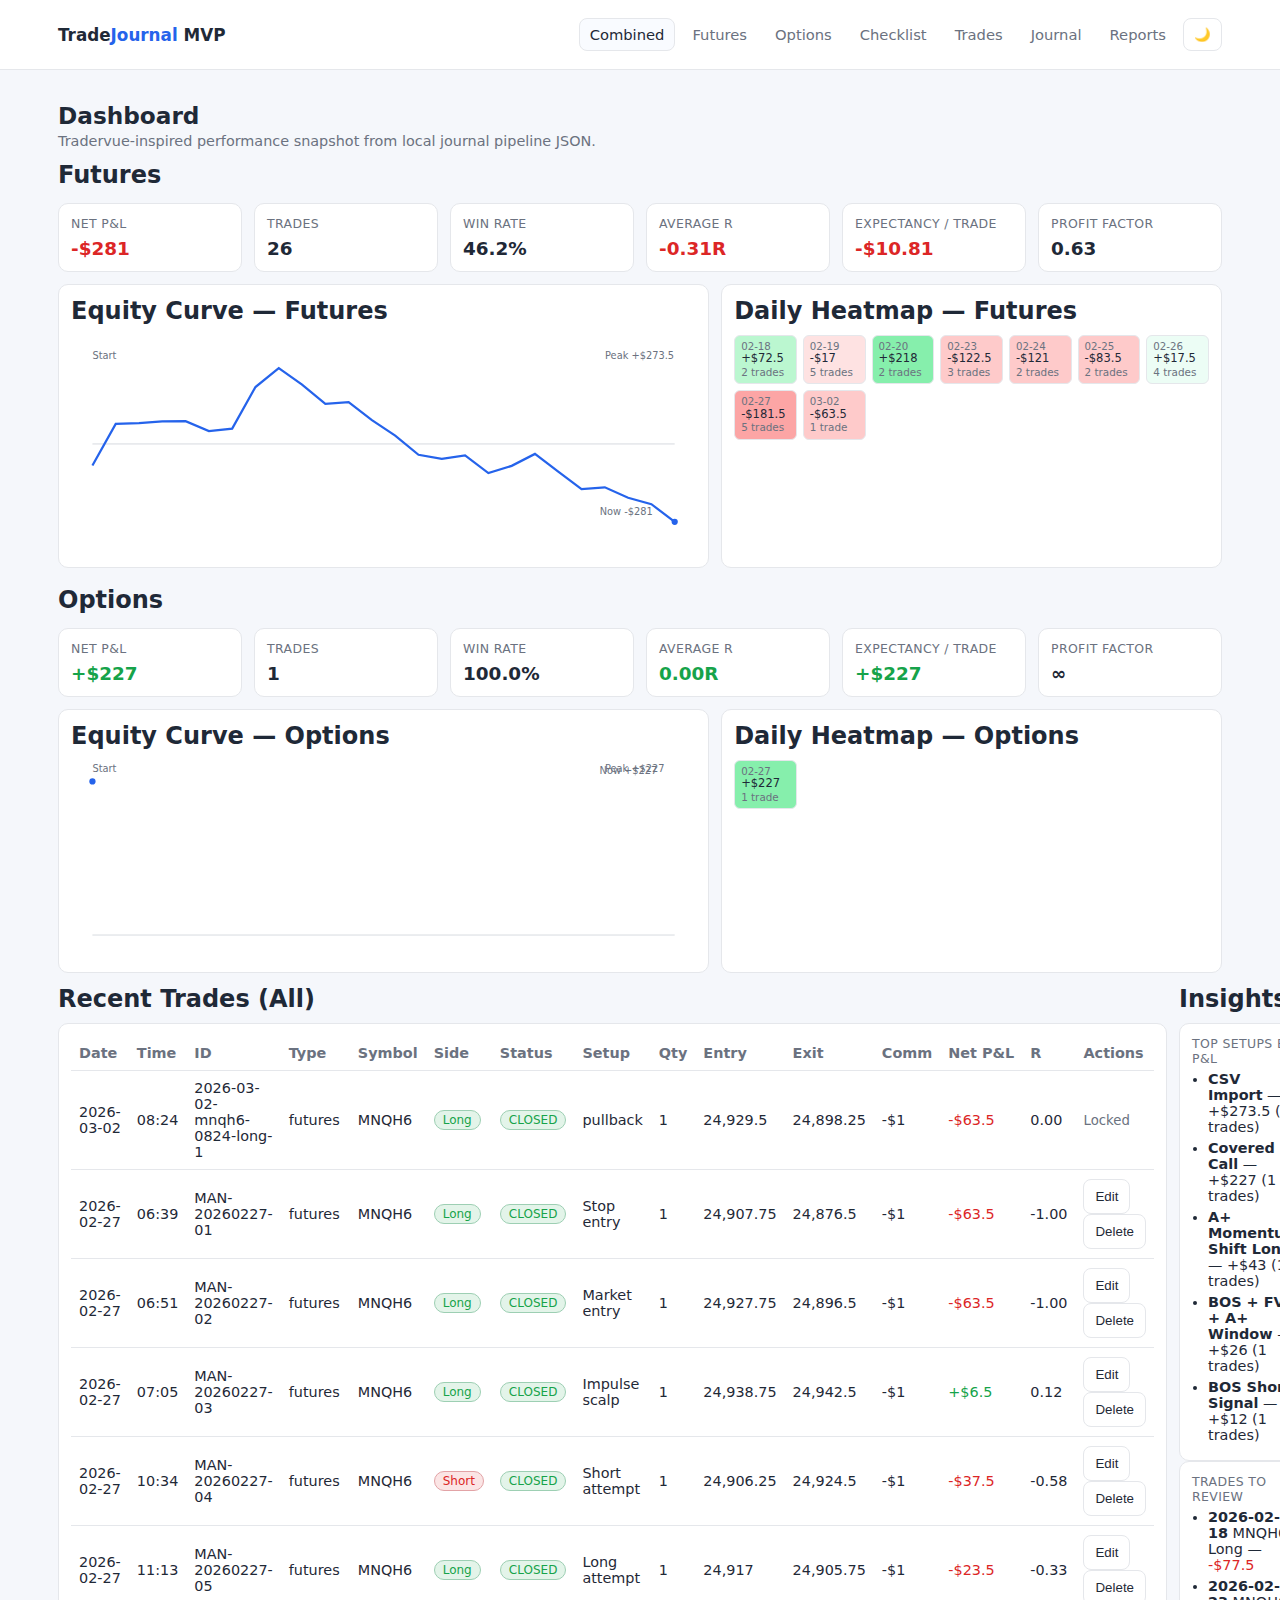
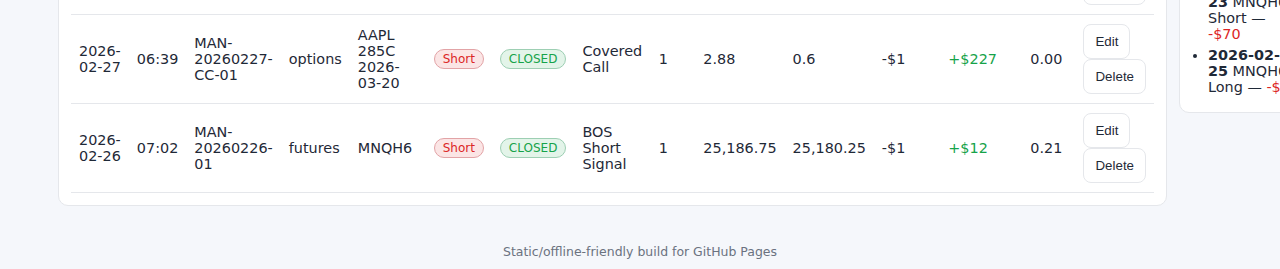
<file: index.html>
<!doctype html>
<html lang="en">
<head>
  <meta charset="UTF-8" />
  <meta name="viewport" content="width=device-width, initial-scale=1.0" />
  <title>Trading Platform MVP — Dashboard</title>
  <link rel="stylesheet" href="./assets/styles.css?v=20260310-cycle1" />
</head>
<body>
  <header class="topbar">
    <div class="container">
      <div class="brand">Trade<span>Journal</span> MVP</div>
      <nav class="nav">
        <a class="nav-link" href="index.html">Combined</a>
        <a class="nav-link" href="dashboard-futures.html">Futures</a>
        <a class="nav-link" href="dashboard-options.html">Options</a>
        <a class="nav-link" href="checklist.html">Checklist</a>
        <a class="nav-link" href="trades.html">Trades</a>
        <a class="nav-link" href="journal.html">Journal</a>
        <a class="nav-link" href="reports.html">Reports</a>
        <button id="theme-toggle" class="btn" type="button" style="padding:7px 10px;">🌙</button>
      </nav>
    </div>
  </header>

  <main class="container">
    <h1 class="page-title">Dashboard</h1>
    <div class="subtle">Tradervue-inspired performance snapshot from local journal pipeline JSON.</div>

    <section style="margin-top:12px;">
      <h2 style="margin:0 0 10px">Futures</h2>
      <section id="kpis-futures" class="grid kpi-grid"></section>
      <section class="breakdown-grid" style="margin-top:12px;">
        <div class="panel">
          <h2 style="margin:0 0 10px">Equity Curve — Futures</h2>
          <div id="equity-curve"></div>
        </div>
        <div class="panel">
          <h2 style="margin:0 0 10px">Daily Heatmap — Futures</h2>
          <div id="daily-heatmap-futures"></div>
        </div>
      </section>
    </section>

    <section style="margin-top:18px;">
      <h2 style="margin:0 0 10px">Options</h2>
      <section id="kpis-options" class="grid kpi-grid"></section>
      <section class="breakdown-grid" style="margin-top:12px;">
        <div class="panel">
          <h2 style="margin:0 0 10px">Equity Curve — Options</h2>
          <div id="equity-curve-options"></div>
        </div>
        <div class="panel">
          <h2 style="margin:0 0 10px">Daily Heatmap — Options</h2>
          <div id="daily-heatmap-options"></div>
        </div>
      </section>
    </section>

    <section class="breakdown-grid">
      <div>
        <h2 style="margin:0 0 10px">Recent Trades (All)</h2>
        <div id="dashboard-table"></div>
      </div>
      <div>
        <h2 style="margin:0 0 10px">Insights</h2>
        <div id="dashboard-breakdown"></div>
      </div>
    </section>
  </main>

  <footer>Static/offline-friendly build for GitHub Pages</footer>
  <script src="./assets/app.js?v=20260310-cycle1"></script>
</body>
</html>
</file>
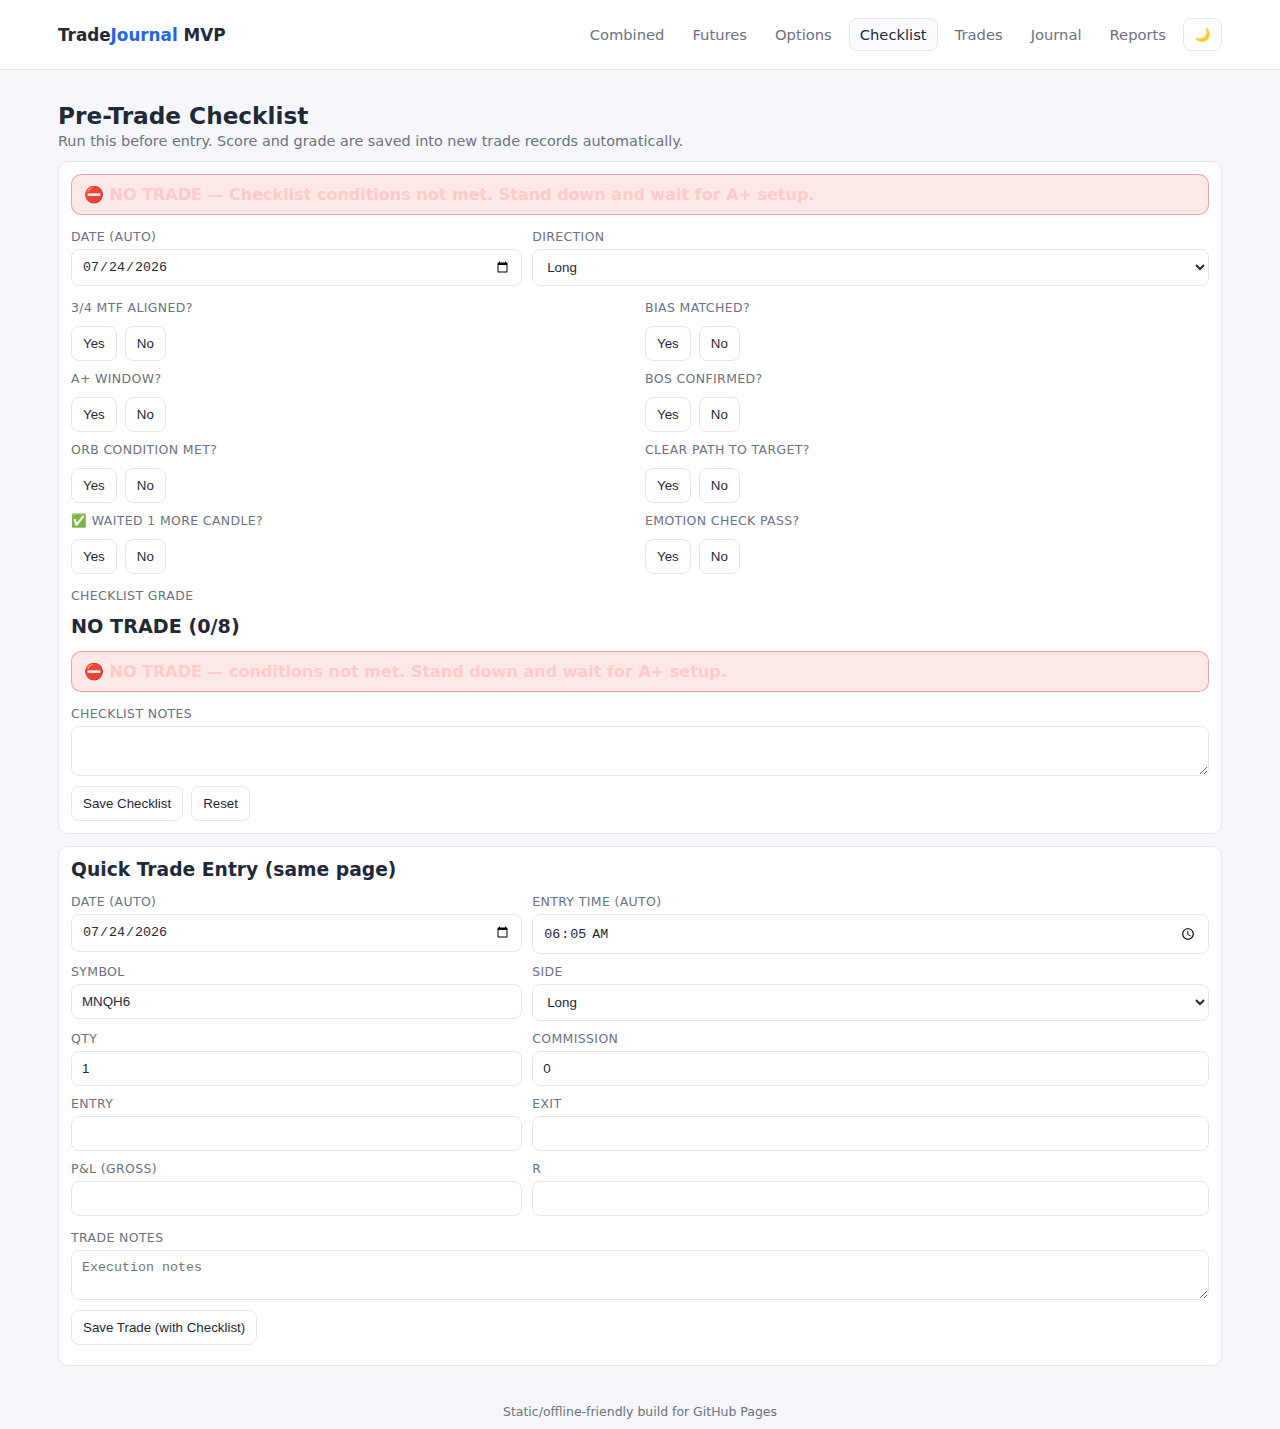
<file: checklist.html>
<!doctype html>
<html lang="en">
<head>
  <meta charset="UTF-8" />
  <meta name="viewport" content="width=device-width, initial-scale=1.0" />
  <title>Trading Platform MVP — Pre-Trade Checklist</title>
  <link rel="stylesheet" href="./assets/styles.css?v=20260301m6" />
</head>
<body class="checklist-page">
  <header class="topbar">
    <div class="container">
      <div class="brand">Trade<span>Journal</span> MVP</div>
      <nav class="nav">
        <a class="nav-link" href="index.html">Combined</a>
        <a class="nav-link" href="dashboard-futures.html">Futures</a>
        <a class="nav-link" href="dashboard-options.html">Options</a>
        <a class="nav-link" href="checklist.html">Checklist</a>
        <a class="nav-link" href="trades.html">Trades</a>
        <a class="nav-link" href="journal.html">Journal</a>
        <a class="nav-link" href="reports.html">Reports</a>
        <button id="theme-toggle" class="btn" type="button" style="padding:7px 10px;">🌙</button>
      </nav>
    </div>
  </header>

  <main class="container">
    <h1 class="page-title">Pre-Trade Checklist</h1>
    <div class="subtle">Run this before entry. Score and grade are saved into new trade records automatically.</div>
    <section id="checklist-root" style="margin-top:12px;"></section>
  </main>

  <footer>Static/offline-friendly build for GitHub Pages</footer>
  <script src="./assets/app.js?v=20260301m6"></script>
  <script>
    (function(){
      const key = 'mvp_pretrade_checklist_v1';
      const root = document.getElementById('checklist-root');
      if (!root) return;
      if (root.innerHTML && root.innerHTML.trim().length) return;

      const def = {
        date: new Date().toISOString().slice(0,10), time:'', direction:'Long',
        mtfAligned:'', biasAligned:'', aPlusWindow:'', bosConfirmed:'', orbCondition:'',
        clearPath:'', waitOneMin:'', emotionCheck:'', notes:''
      };
      const load = () => { try { return Object.assign({}, def, JSON.parse(localStorage.getItem(key)||'{}')); } catch { return Object.assign({}, def); } };
      const save = (d) => localStorage.setItem(key, JSON.stringify(d));
      const score = (d) => {
        const fields = ['mtfAligned','biasAligned','aPlusWindow','bosConfirmed','orbCondition','clearPath','waitOneMin','emotionCheck'];
        const yes = fields.filter(f => String(d[f]).toLowerCase()==='yes').length;
        const critical = ['mtfAligned','biasAligned','aPlusWindow','emotionCheck'];
        const criticalOk = critical.every(f => String(d[f]).toLowerCase()==='yes');
        const grade = (criticalOk && yes>=7) ? 'A+' : (criticalOk && yes>=5) ? 'B' : 'NO TRADE';
        return {yes,total:fields.length,grade};
      };

      function nowHHMM(){ const n = new Date(); return String(n.getHours()).padStart(2,'0') + ':' + String(n.getMinutes()).padStart(2,'0'); }
      function render(){
        const d = load();
        const s = score(d);
        const yn = (name,label) => {
          const yesOn = d[name] === 'yes';
          const noOn = d[name] === 'no';
          return `<div class="field"><label>${label}</label><div style="display:flex; gap:8px; margin-top:6px;"><button type="button" class="btn yn-btn yn-yes ${yesOn?'active':''}" data-field="${name}" data-val="yes">${yesOn?'✓ ':''}Yes</button><button type="button" class="btn yn-btn yn-no ${noOn?'active':''}" data-field="${name}" data-val="no">${noOn?'✓ ':''}No</button></div></div>`;
        };
        const now = new Date();
        const autoDate = d.date || now.toISOString().slice(0,10);
        const autoTime = d.time || nowHHMM();
        const noTradeBanner = s.grade === 'NO TRADE'
          ? `<div style="margin-bottom:10px; padding:10px 12px; border:1px solid rgba(239,68,68,.45); background:rgba(239,68,68,.12); color:#fecaca; border-radius:10px; font-weight:700;">⛔ NO TRADE — Checklist conditions not met. Stand down and wait for A+ setup.</div>`
          : '';

        root.innerHTML = `
          <div class="panel">
            ${noTradeBanner}
            <div class="toolbar" style="grid-template-columns: minmax(0,.8fr) minmax(0,1.2fr);">
              <div class="field"><label>Date (auto)</label><input type="date" name="date" value="${autoDate}" /></div>
              <div class="field"><label>Direction</label><select name="direction"><option ${d.direction==='Long'?'selected':''}>Long</option><option ${d.direction==='Short'?'selected':''}>Short</option></select></div>
            </div>
            <div class="toolbar" style="grid-template-columns: repeat(2,minmax(0,1fr)); margin-top:10px;">
              ${yn('mtfAligned','3/4 MTF ALIGNED?')}
              ${yn('biasAligned','BIAS MATCHED?')}
              ${yn('aPlusWindow','A+ WINDOW?')}
              ${yn('bosConfirmed','BOS CONFIRMED?')}
              ${yn('orbCondition','ORB CONDITION MET?')}
              ${yn('clearPath','CLEAR PATH TO TARGET?')}
              ${yn('waitOneMin','✅ WAITED 1 MORE CANDLE?')}
              ${yn('emotionCheck','EMOTION CHECK PASS?')}
            </div>
            <div class="toolbar" style="grid-template-columns: 1fr; margin-top:10px;">
              <div class="field">
                <label>Checklist Grade</label>
                <div class="kpi-value ${s.grade==='A+'?'money-pos':(s.grade==='NO TRADE'?'money-neg':'')}" style="font-size:1.2rem;">${s.grade} (${s.yes}/${s.total})</div>
                <div style="margin-top:8px; padding:10px 12px; border:1px solid ${s.grade==='NO TRADE'?'rgba(239,68,68,.45)':(s.grade==='A+'?'rgba(34,197,94,.45)':'rgba(245,158,11,.45)')}; background:${s.grade==='NO TRADE'?'rgba(239,68,68,.12)':(s.grade==='A+'?'rgba(34,197,94,.12)':'rgba(245,158,11,.12)')}; color:${s.grade==='NO TRADE'?'#fecaca':(s.grade==='A+'?'#bbf7d0':'#fde68a')}; border-radius:10px; font-weight:700;">
                  ${s.grade==='NO TRADE' ? '⛔ NO TRADE — conditions not met. Stand down and wait for A+ setup.' : (s.grade==='A+' ? '✅ A+ — Checklist conditions met. Execution allowed.' : '⚠️ B SETUP — Reduce size or wait for cleaner confirmation.')}
                </div>
              </div>
            </div>
            <div class="field" style="margin-top:10px;"><label>Checklist Notes</label><textarea name="notes" rows="2">${d.notes||''}</textarea></div>
            <div style="display:flex; gap:8px; margin-top:10px; flex-wrap:wrap;"><button id="ck-save" class="btn" type="button">Save Checklist</button><button id="ck-reset" class="btn" type="button">Reset</button></div>
          </div>

          <div class="panel" style="margin-top:12px;">
            <h3 style="margin:0 0 10px;">Quick Trade Entry (same page)</h3>
            <div class="toolbar" style="grid-template-columns: minmax(0,.8fr) minmax(0,1.2fr);">
              <div class="field"><label>Date (auto)</label><input name="t_date" type="date" value="${autoDate}" /></div>
              <div class="field"><label>Entry Time (auto)</label><input name="t_time" type="time" value="${autoTime}" /></div>
              <div class="field"><label>Symbol</label><input name="t_symbol" placeholder="MNQH6" value="MNQH6" /></div>
              <div class="field"><label>Side</label><select name="t_side"><option ${d.direction==='Long'?'selected':''}>Long</option><option ${d.direction==='Short'?'selected':''}>Short</option></select></div>
              <div class="field"><label>Qty</label><input name="t_qty" type="number" step="1" value="1" /></div>
              <div class="field"><label>Commission</label><input name="t_comm" type="number" step="0.01" value="0" /></div>
              <div class="field"><label>Entry</label><input name="t_entry" type="number" step="0.01" /></div>
              <div class="field"><label>Exit</label><input name="t_exit" type="number" step="0.01" /></div>
              <div class="field"><label>P&L (gross)</label><input name="t_pnl" type="number" step="0.01" /></div>
              <div class="field"><label>R</label><input name="t_r" type="number" step="0.01" /></div>
            </div>
            <div class="field" style="margin-top:10px;"><label>Trade Notes</label><textarea name="t_notes" rows="2" placeholder="Execution notes"></textarea></div>
            <div style="display:flex; gap:8px; margin-top:10px; flex-wrap:wrap;">
              <button id="trade-save-inline" class="btn" type="button">Save Trade (with Checklist)</button>
            </div>
            <div id="trade-inline-msg" class="small muted" style="margin-top:8px;"></div>
          </div>`;

        root.querySelectorAll('input[name],select[name],textarea[name]').forEach(el=>{
          el.addEventListener('change', ()=>{ const n = Object.assign({}, load(), {[el.name]: el.value}); save(n); render(); });
        });
        root.querySelectorAll('.yn-btn').forEach(btn=>{
          btn.addEventListener('click', ()=>{
            const f = btn.dataset.field;
            const v = btn.dataset.val;
            const n = Object.assign({}, load(), {[f]: v});
            save(n);
            render();
          });
        });
        root.querySelector('#ck-save')?.addEventListener('click', ()=>{
          const n = Object.assign({}, load(), { date: root.querySelector('input[name="date"]').value || def.date, time: nowHHMM() });
          save(n);
          const ss = score(n);
          alert(`Checklist saved: ${ss.grade} (${ss.yes}/${ss.total}) at ${n.time}`);
          render();
        });

        root.querySelector('#trade-save-inline')?.addEventListener('click', ()=>{
          const n = Object.assign({}, load(), { date: root.querySelector('input[name="date"]').value || def.date, time: nowHHMM() });
          save(n);
          const ss = score(n);

          const val = (name) => root.querySelector(`[name="${name}"]`)?.value || '';
          const num = (name, dflt=0) => {
            const v = Number(val(name));
            return Number.isFinite(v) ? v : dflt;
          };

          const t = {
            id: `MAN-${Date.now()}`,
            date: val('t_date') || n.date || def.date,
            entryTime: val('t_time') || n.time || nowHHMM(),
            assetType: 'futures',
            symbol: (val('t_symbol') || 'MNQH6').toUpperCase(),
            underlying: 'NQ',
            side: val('t_side') || n.direction || 'Long',
            setup: `Checklist ${ss.grade}`,
            strategy: 'Pre-Trade Checklist',
            qty: num('t_qty',1),
            entry: num('t_entry',0),
            exit: num('t_exit',0),
            pnl: num('t_pnl',0),
            commission: num('t_comm',0),
            r: num('t_r',0),
            tags: ['checklist', `grade:${ss.grade}`],
            notes: `${val('t_notes')} | Checklist ${ss.grade} (${ss.yes}/${ss.total}) | mtf:${n.mtfAligned||'-'} bias:${n.biasAligned||'-'} A+:${n.aPlusWindow||'-'} BOS:${n.bosConfirmed||'-'} ORB:${n.orbCondition||'-'} path:${n.clearPath||'-'} wait1m:${n.waitOneMin||'-'} emotion:${n.emotionCheck||'-'}${n.notes?` | ${n.notes}`:''}`,
            checklistGrade: ss.grade,
            checklistScore: `${ss.yes}/${ss.total}`,
            checklistCriticalOk: ['mtfAligned','biasAligned','aPlusWindow','emotionCheck'].every(f=>String(n[f]||'').toLowerCase()==='yes'),
            checklistSnapshot: n,
            status: 'closed'
          };

          try {
            const key='mvp_manual_trades_v2';
            const arr = JSON.parse(localStorage.getItem(key) || '[]');
            arr.unshift(t);
            localStorage.setItem(key, JSON.stringify(arr));
            const msg = root.querySelector('#trade-inline-msg');
            if (msg) msg.textContent = `Saved trade ${t.id} (${t.side}) with checklist ${ss.grade}.`;
          } catch (e) {
            const msg = root.querySelector('#trade-inline-msg');
            if (msg) msg.textContent = `Save failed: ${String((e&&e.message)||e)}`;
          }
        });

        root.querySelector('#ck-reset')?.addEventListener('click', ()=>{ save(def); render(); });
      }
      render();
    })();
  </script>
</body>
</html>
</file>
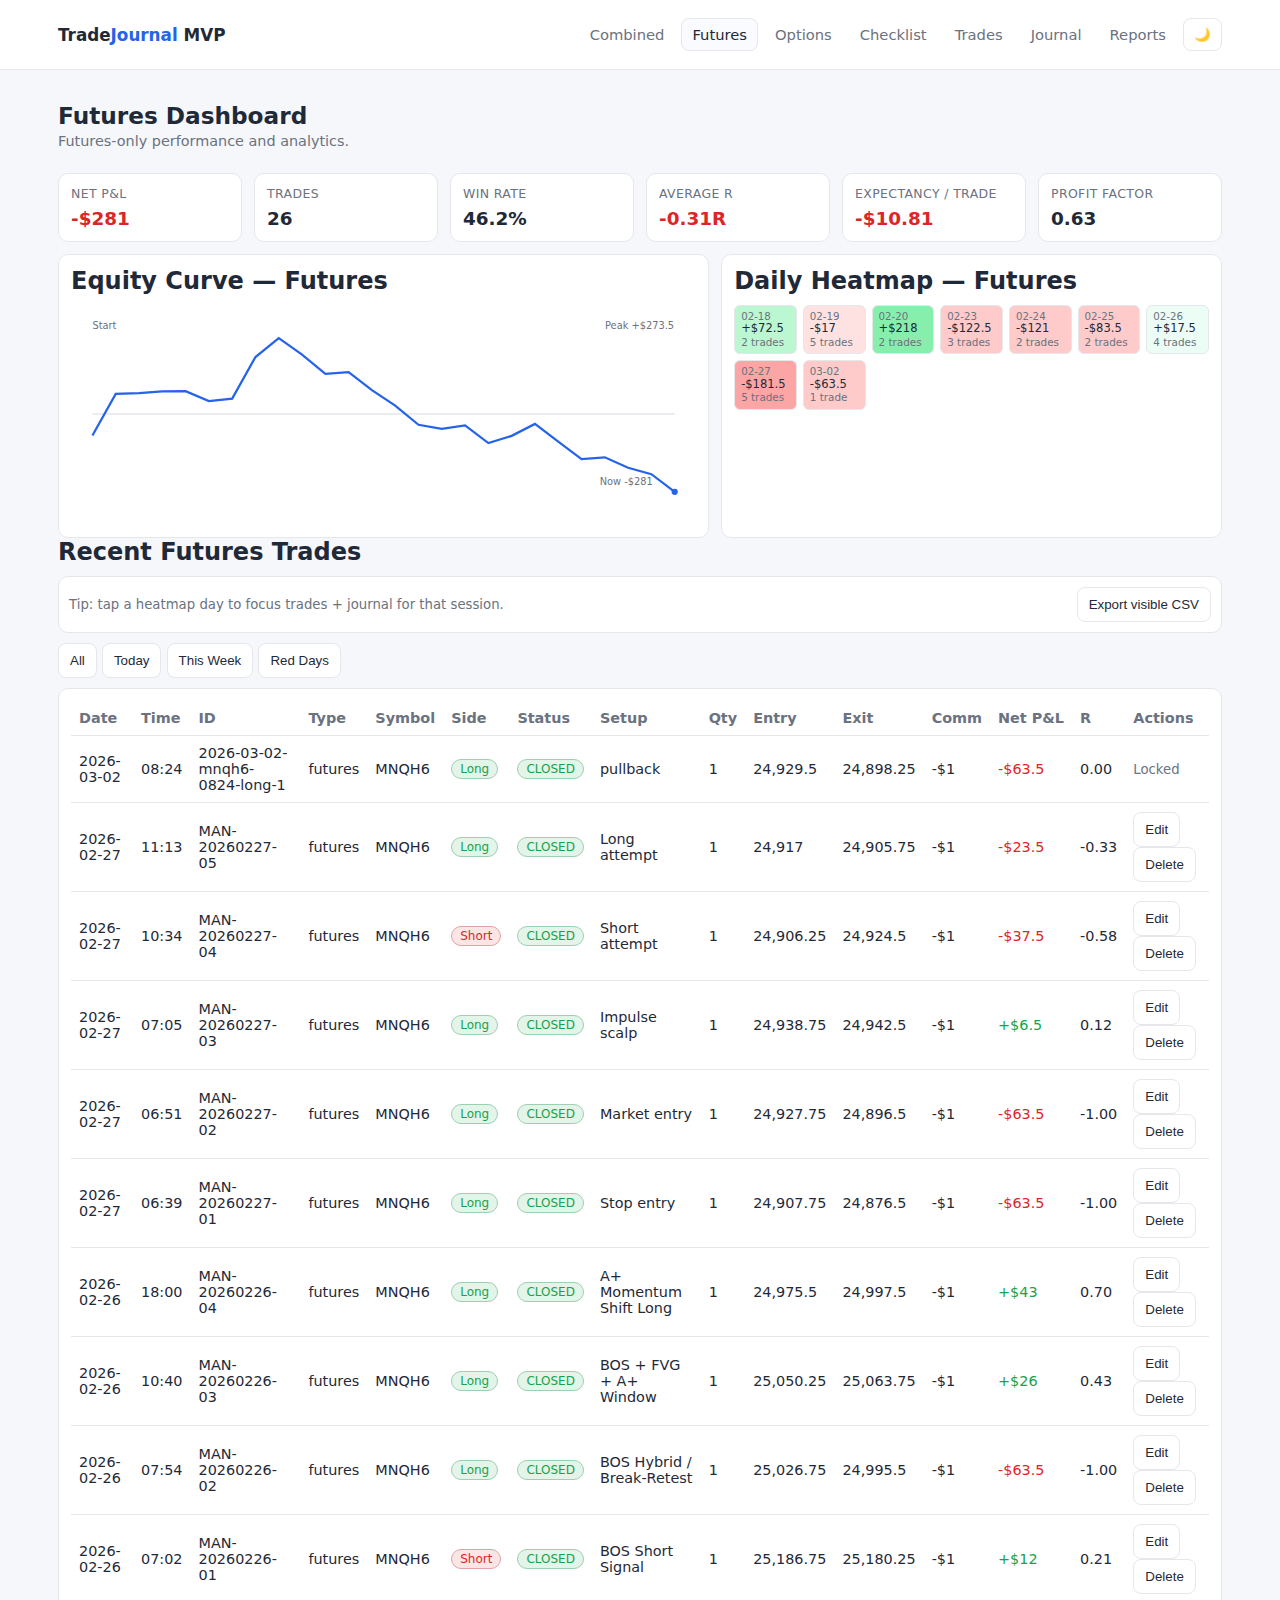
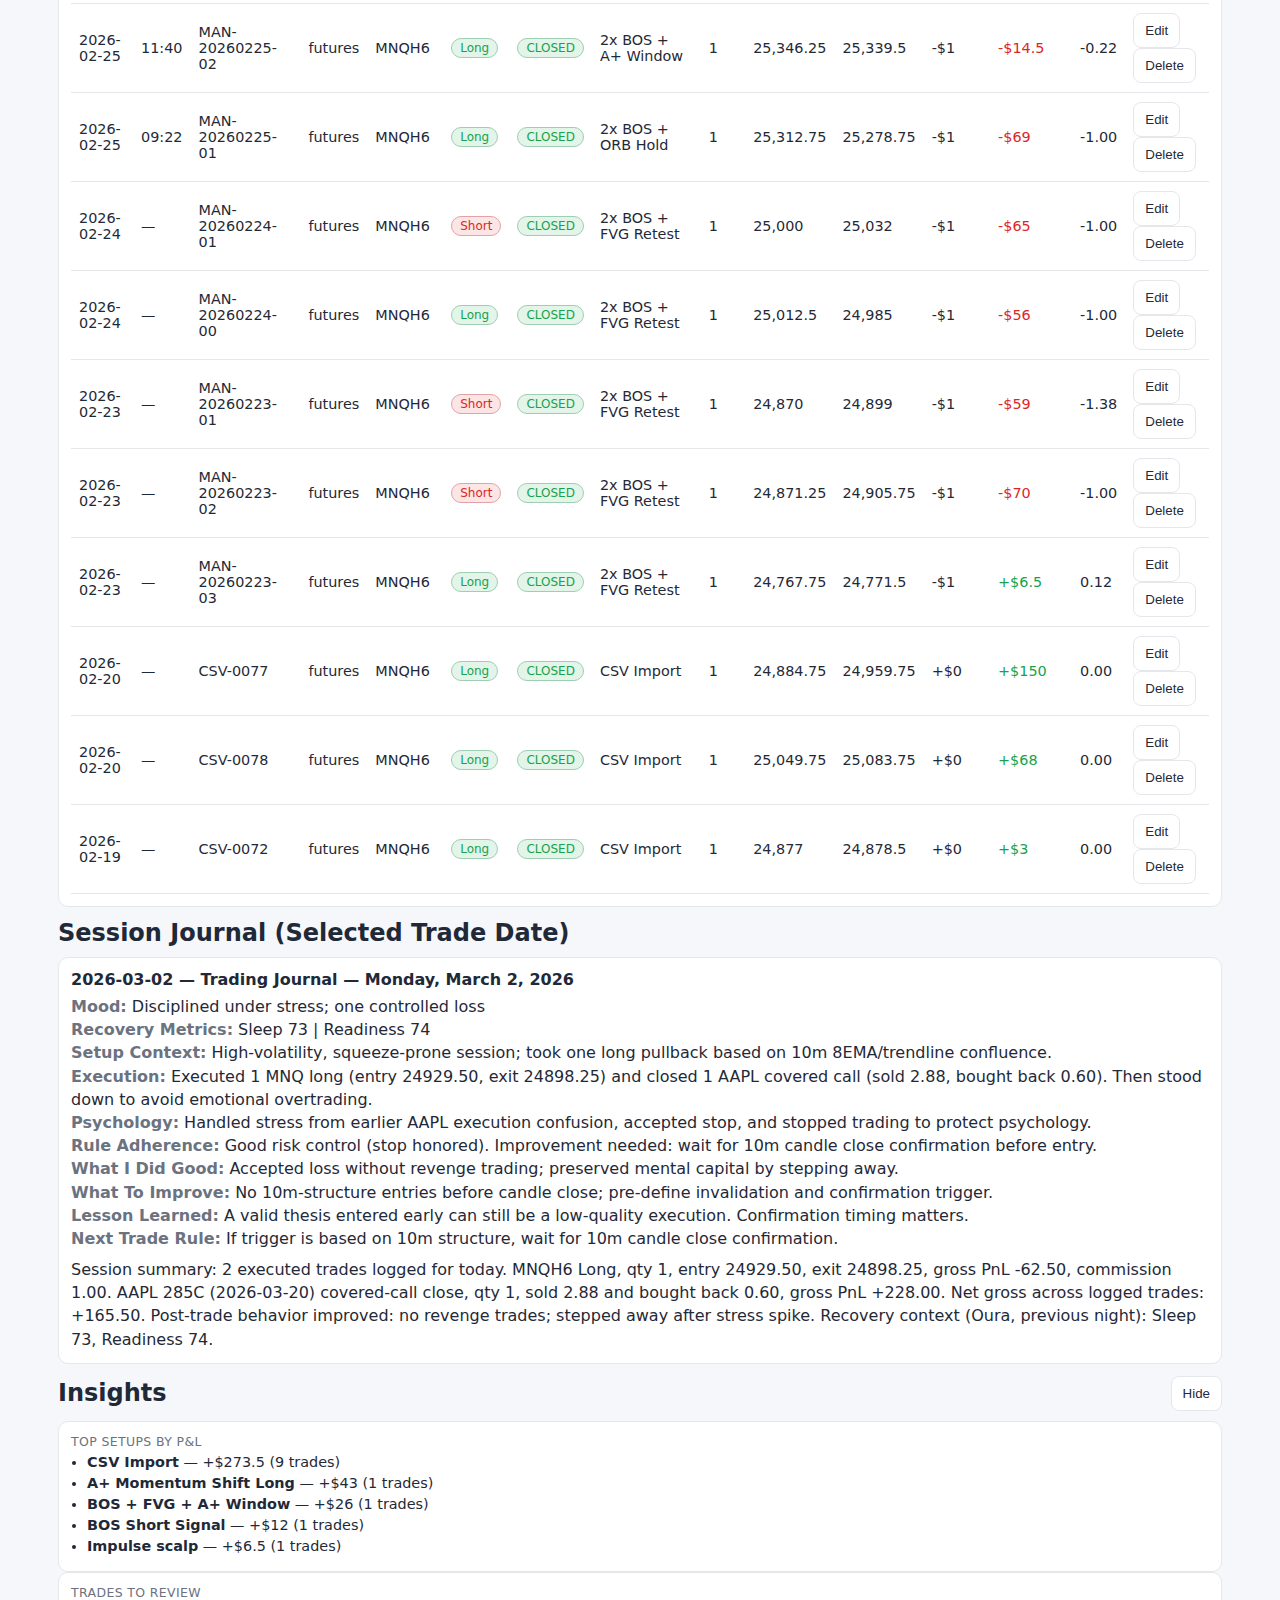
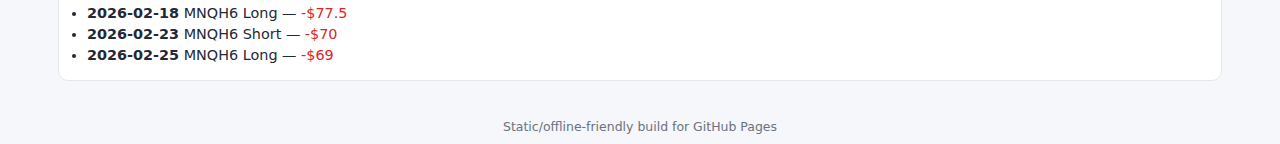
<file: dashboard-futures.html>
<!doctype html>
<html lang="en">
<head>
  <meta charset="UTF-8" />
  <meta name="viewport" content="width=device-width, initial-scale=1.0" />
  <title>Trading Platform MVP — Futures Dashboard</title>
  <link rel="stylesheet" href="./assets/styles.css?v=20260310-cycle3" />
</head>
<body>
  <header class="topbar">
    <div class="container">
      <div class="brand">Trade<span>Journal</span> MVP</div>
      <nav class="nav">
        <a class="nav-link" href="index.html">Combined</a>
        <a class="nav-link" href="dashboard-futures.html">Futures</a>
        <a class="nav-link" href="dashboard-options.html">Options</a>
        <a class="nav-link" href="checklist.html">Checklist</a>
        <a class="nav-link" href="trades.html">Trades</a>
        <a class="nav-link" href="journal.html">Journal</a>
        <a class="nav-link" href="reports.html">Reports</a>
        <button id="theme-toggle" class="btn" type="button" style="padding:7px 10px;">🌙</button>
      </nav>
    </div>
  </header>

  <main class="container">
    <h1 class="page-title">Futures Dashboard</h1>
    <div class="subtle">Futures-only performance and analytics.</div>

    <section id="cycle-filter-bar" class="toolbar" style="margin-top:10px;"></section>

    <section id="kpis-futures" class="grid kpi-grid"></section>

    <section class="breakdown-grid" style="margin-top:12px;">
      <div class="panel">
        <h2 style="margin:0 0 10px">Equity Curve — Futures</h2>
        <div id="equity-curve"></div>
      </div>
      <div class="panel">
        <h2 style="margin:0 0 10px">Daily Heatmap — Futures</h2>
        <div id="daily-heatmap-futures"></div>
      </div>
    </section>

    <section>
      <h2 style="margin:0 0 10px">Recent Futures Trades</h2>
      <div id="selected-date-summary-futures" style="margin-bottom:10px;"></div>
      <div id="quick-filters-futures" class="quick-filters" style="margin-bottom:10px;"></div>
      <div id="dashboard-table-futures"></div>
    </section>

    <section style="margin-top:12px;">
      <h2 style="margin:0 0 10px">Session Journal (Selected Trade Date)</h2>
      <div id="journal-inline-futures"></div>
    </section>

    <section id="insights-section-futures" style="margin-top:12px;">
      <div style="display:flex; justify-content:space-between; align-items:center; gap:8px; margin-bottom:10px;">
        <h2 style="margin:0">Insights</h2>
        <button class="btn" id="toggle-insights-futures" type="button">Hide</button>
      </div>
      <div id="dashboard-breakdown-futures"></div>
    </section>
  </main>

  <footer>Static/offline-friendly build for GitHub Pages</footer>
  <script src="./assets/app.js?v=20260310-cycle3"></script>
</body>
</html>
</file>
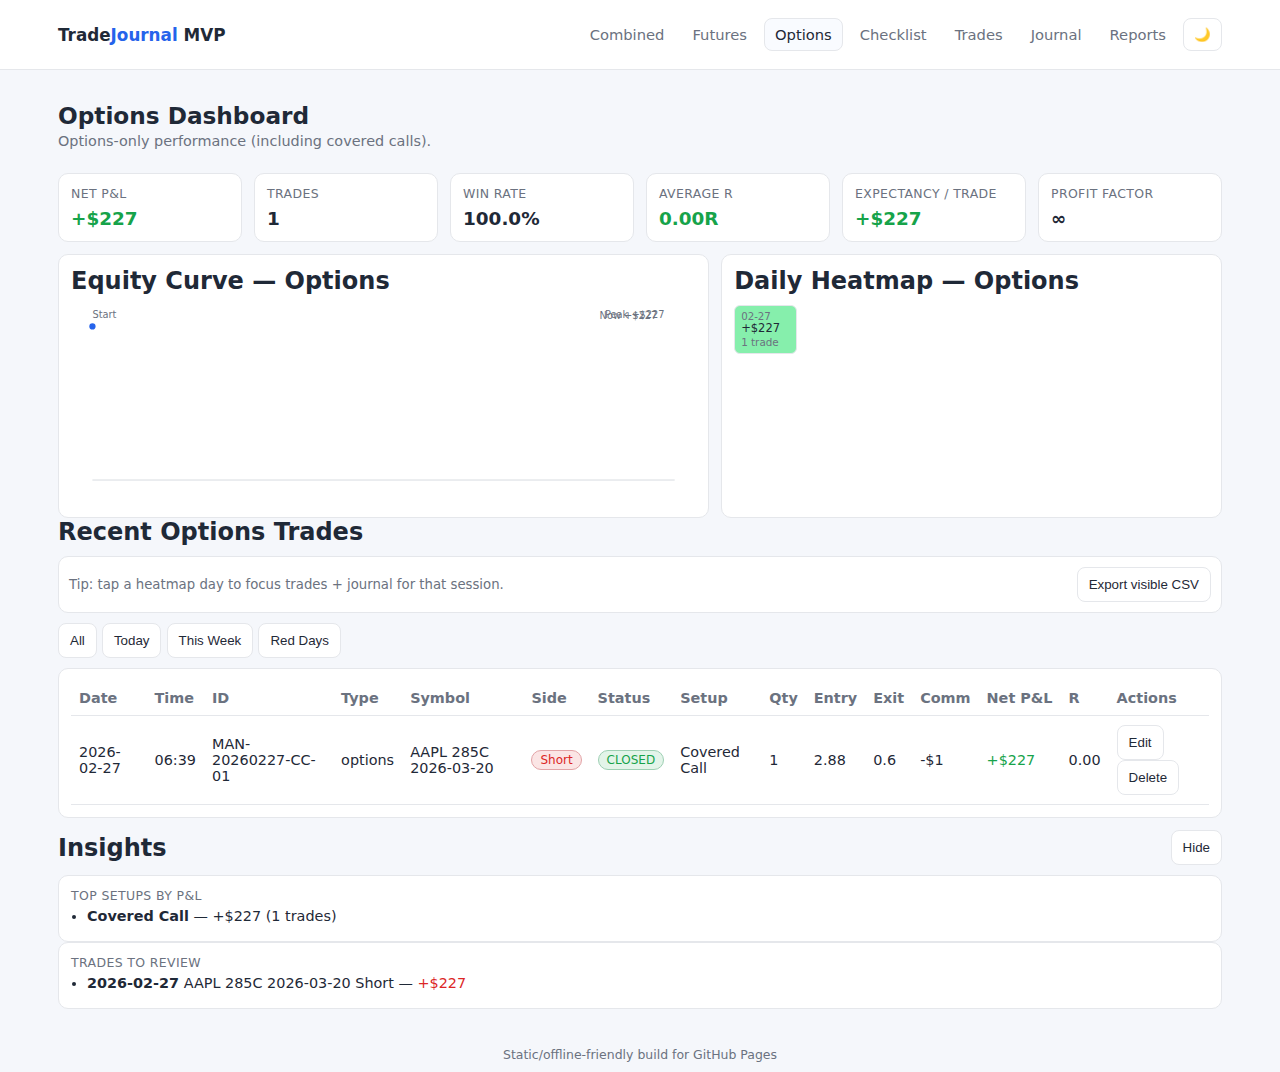
<file: dashboard-options.html>
<!doctype html>
<html lang="en">
<head>
  <meta charset="UTF-8" />
  <meta name="viewport" content="width=device-width, initial-scale=1.0" />
  <title>Trading Platform MVP — Options Dashboard</title>
  <link rel="stylesheet" href="./assets/styles.css?v=20260310-cycle2" />
</head>
<body>
  <header class="topbar">
    <div class="container">
      <div class="brand">Trade<span>Journal</span> MVP</div>
      <nav class="nav">
        <a class="nav-link" href="index.html">Combined</a>
        <a class="nav-link" href="dashboard-futures.html">Futures</a>
        <a class="nav-link" href="dashboard-options.html">Options</a>
        <a class="nav-link" href="checklist.html">Checklist</a>
        <a class="nav-link" href="trades.html">Trades</a>
        <a class="nav-link" href="journal.html">Journal</a>
        <a class="nav-link" href="reports.html">Reports</a>
        <button id="theme-toggle" class="btn" type="button" style="padding:7px 10px;">🌙</button>
      </nav>
    </div>
  </header>

  <main class="container">
    <h1 class="page-title">Options Dashboard</h1>
    <div class="subtle">Options-only performance (including covered calls).</div>

    <section id="cycle-filter-bar" class="toolbar" style="margin-top:10px;"></section>

    <section id="kpis-options" class="grid kpi-grid"></section>

    <section class="breakdown-grid" style="margin-top:12px;">
      <div class="panel">
        <h2 style="margin:0 0 10px">Equity Curve — Options</h2>
        <div id="equity-curve-options"></div>
      </div>
      <div class="panel">
        <h2 style="margin:0 0 10px">Daily Heatmap — Options</h2>
        <div id="daily-heatmap-options"></div>
      </div>
    </section>

    <section>
      <h2 style="margin:0 0 10px">Recent Options Trades</h2>
      <div id="selected-date-summary-options" style="margin-bottom:10px;"></div>
      <div id="quick-filters-options" class="quick-filters" style="margin-bottom:10px;"></div>
      <div id="dashboard-table-options"></div>
    </section>

    <section id="insights-section-options" style="margin-top:12px;">
      <div style="display:flex; justify-content:space-between; align-items:center; gap:8px; margin-bottom:10px;">
        <h2 style="margin:0">Insights</h2>
        <button class="btn" id="toggle-insights-options" type="button">Hide</button>
      </div>
      <div id="dashboard-breakdown-options"></div>
    </section>
  </main>

  <footer>Static/offline-friendly build for GitHub Pages</footer>
  <script src="./assets/app.js?v=20260310-cycle2"></script>
</body>
</html>
</file>
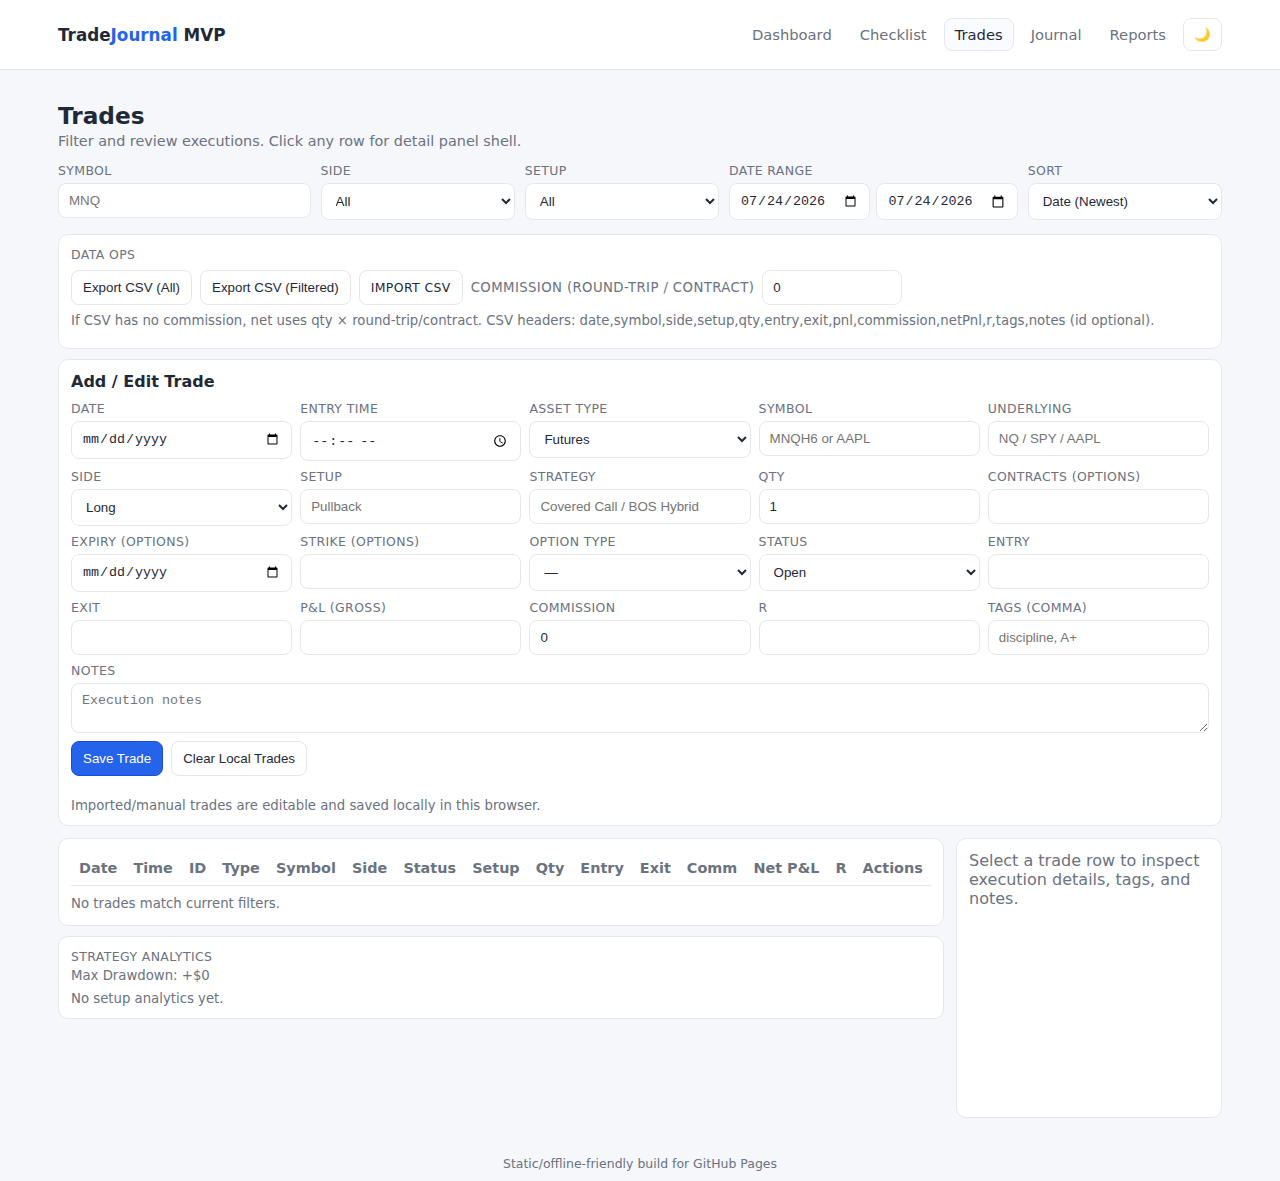
<file: handoff.html>
<!doctype html>
<html lang="en">
<head>
  <meta charset="UTF-8" />
  <meta name="viewport" content="width=device-width, initial-scale=1.0" />
  <title>Checklist Handoff</title>
</head>
<body>
  <script>
    (function(){
      const q = new URLSearchParams(window.location.search);
      const side = (q.get('side') || '').toLowerCase();
      const date = q.get('date') || '';
      const time = q.get('time') || '';
      const draft = {
        assetType: 'futures',
        side: side ? side.charAt(0).toUpperCase() + side.slice(1) : 'Long',
        date,
        time,
        setup: q.get('setup') || '',
        strategy: q.get('strategy') || '',
        notes: q.get('notes') || ''
      };
      try { localStorage.setItem('mvp_trade_draft_v1', JSON.stringify(draft)); } catch {}
      const p = new URLSearchParams();
      p.set('from','checklist');
      if (side) p.set('side',side);
      if (date) p.set('date',date);
      if (time) p.set('time',time);
      // always force latest script cache key via url nonce
      p.set('v', '20260227handoff');
      window.location.replace(`./trades.html?${p.toString()}`);
    })();
  </script>
</body>
</html>
</file>
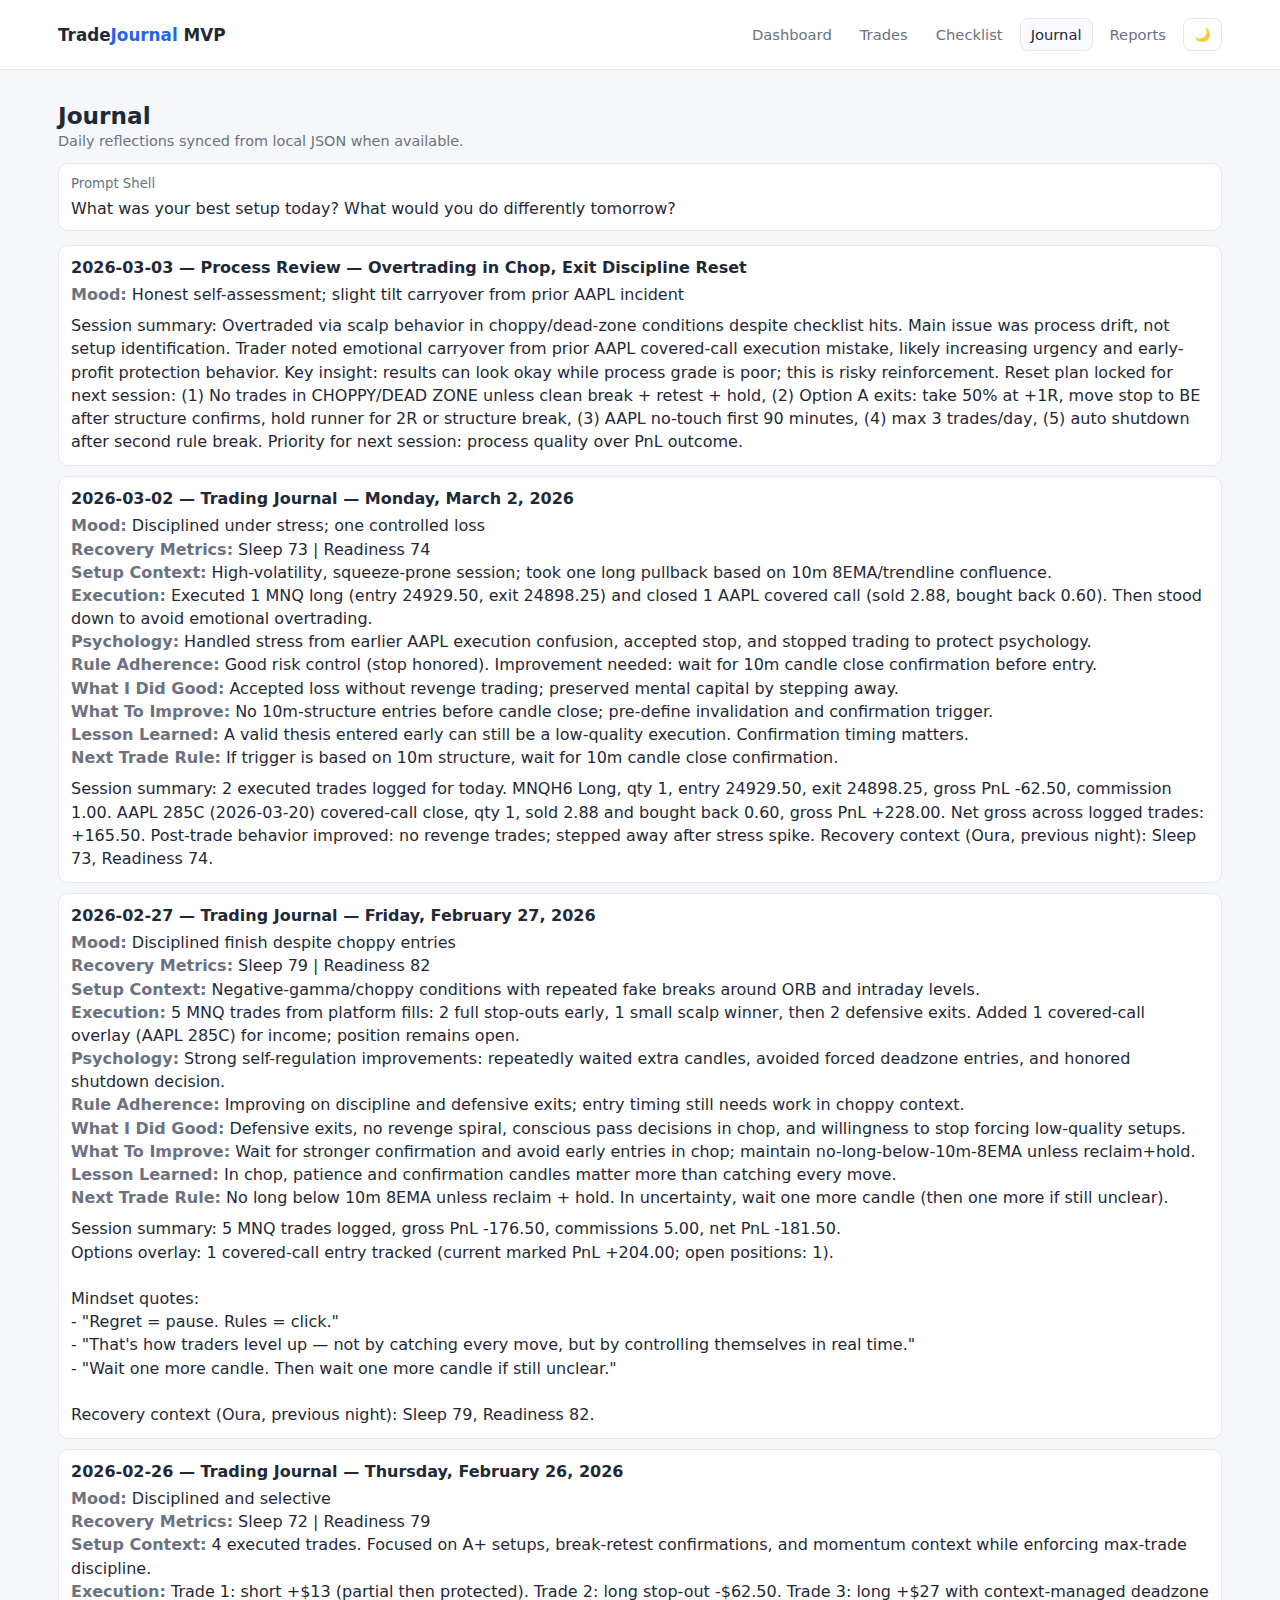
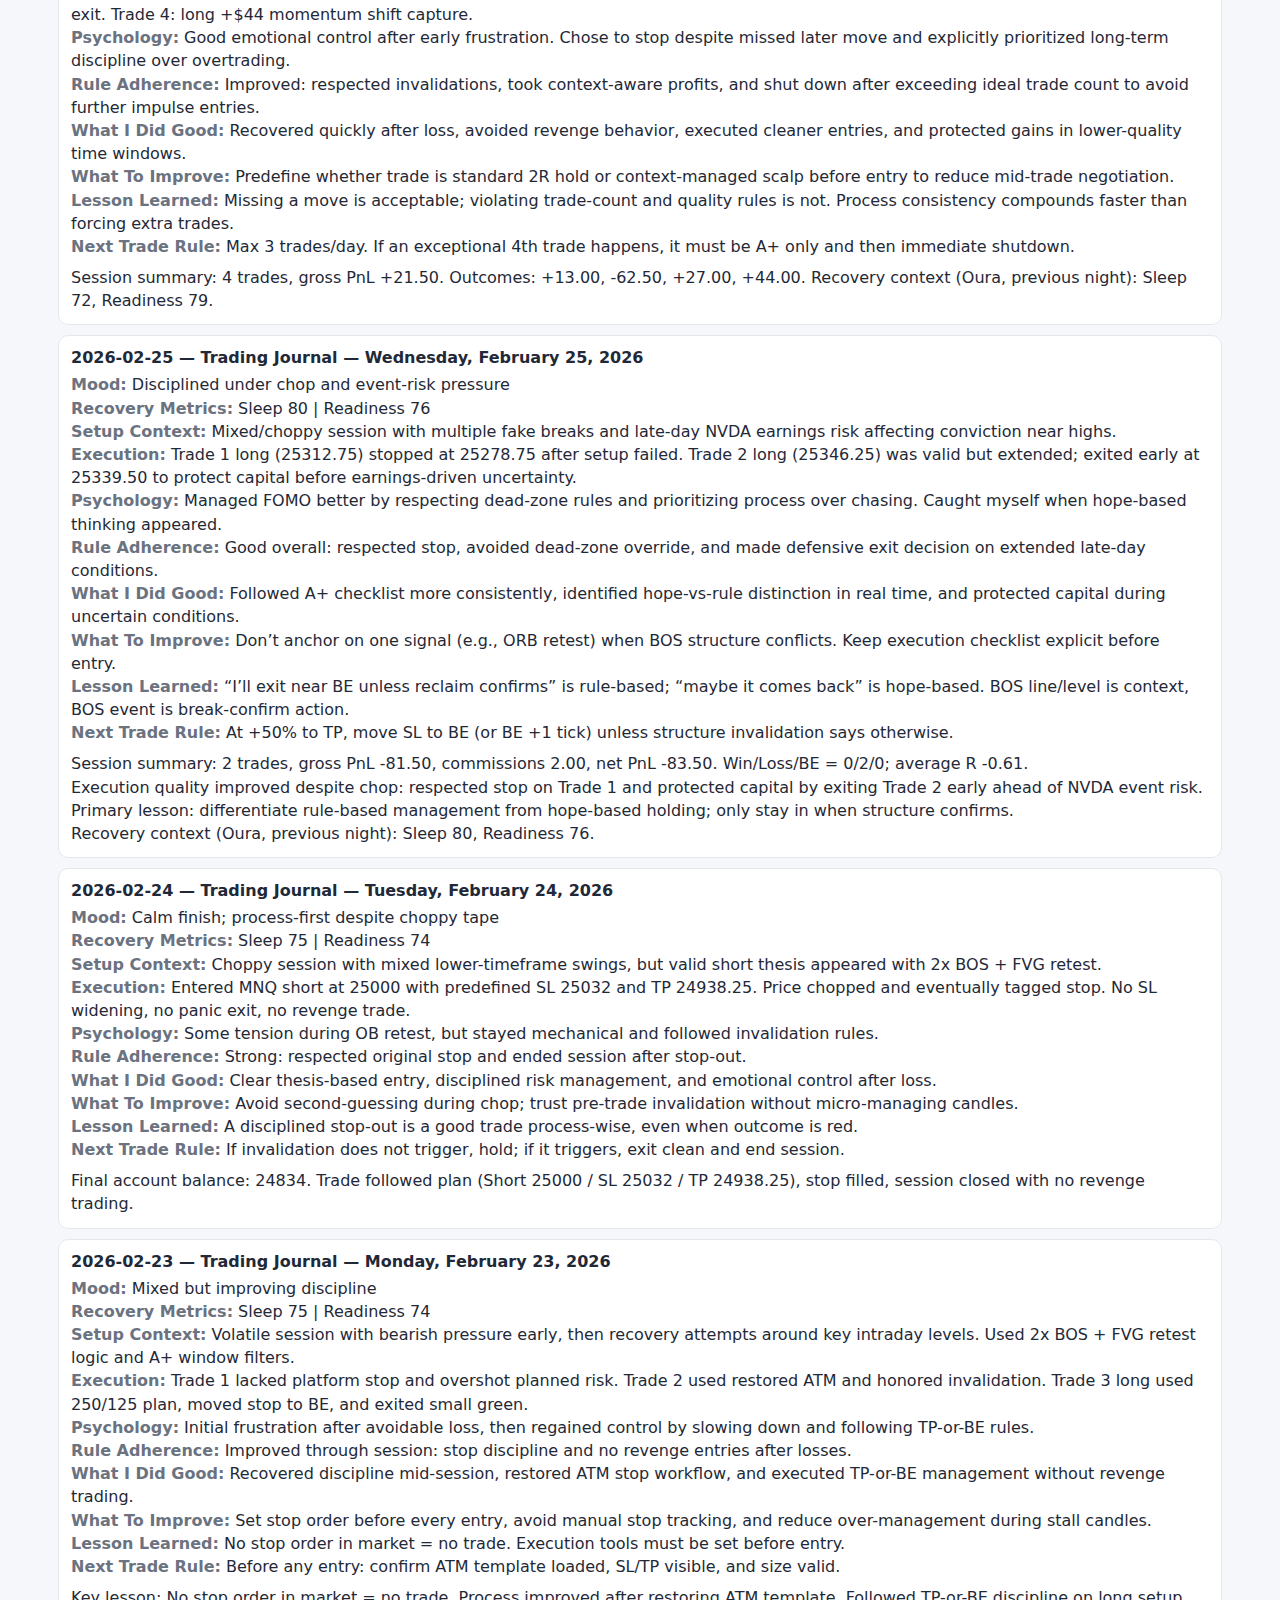
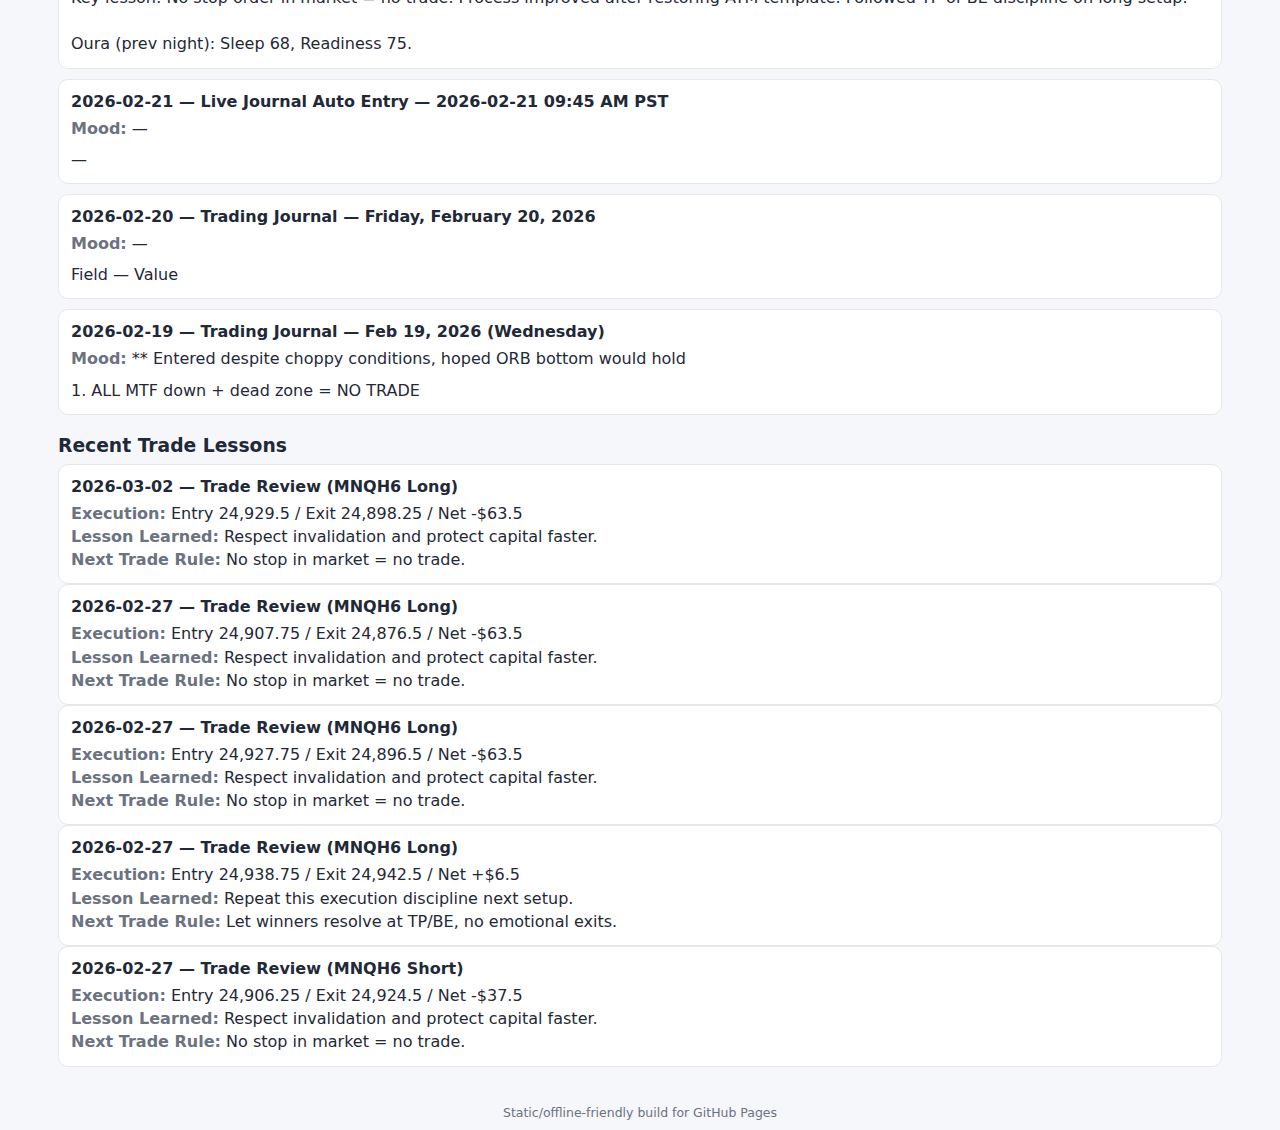
<file: journal.html>
<!doctype html>
<html lang="en">
<head>
  <meta charset="UTF-8" />
  <meta name="viewport" content="width=device-width, initial-scale=1.0" />
  <title>Trading Platform MVP — Journal</title>
  <link rel="stylesheet" href="./assets/styles.css?v=20260310-cycle2" />
</head>
<body>
  <header class="topbar">
    <div class="container">
      <div class="brand">Trade<span>Journal</span> MVP</div>
      <nav class="nav">
        <a class="nav-link" href="index.html">Dashboard</a>
        <a class="nav-link" href="trades.html">Trades</a>
        <a class="nav-link" href="checklist.html">Checklist</a>
        <a class="nav-link" href="journal.html">Journal</a>
        <a class="nav-link" href="reports.html">Reports</a>
        <button id="theme-toggle" class="btn" type="button" style="padding:7px 10px;">🌙</button>
      </nav>
    </div>
  </header>

  <main class="container">
    <h1 class="page-title">Journal</h1>
    <div class="subtle">Daily reflections synced from local JSON when available.</div>

    <section class="panel" style="margin-top:14px; margin-bottom:14px;">
      <div class="muted small">Prompt Shell</div>
      <div style="margin-top:8px">What was your best setup today? What would you do differently tomorrow?</div>
    </section>

    <section id="journal-list" class="note-list"></section>
  </main>

  <footer>Static/offline-friendly build for GitHub Pages</footer>
  <script src="./assets/app.js?v=20260310-cycle2"></script>
</body>
</html>
</file>
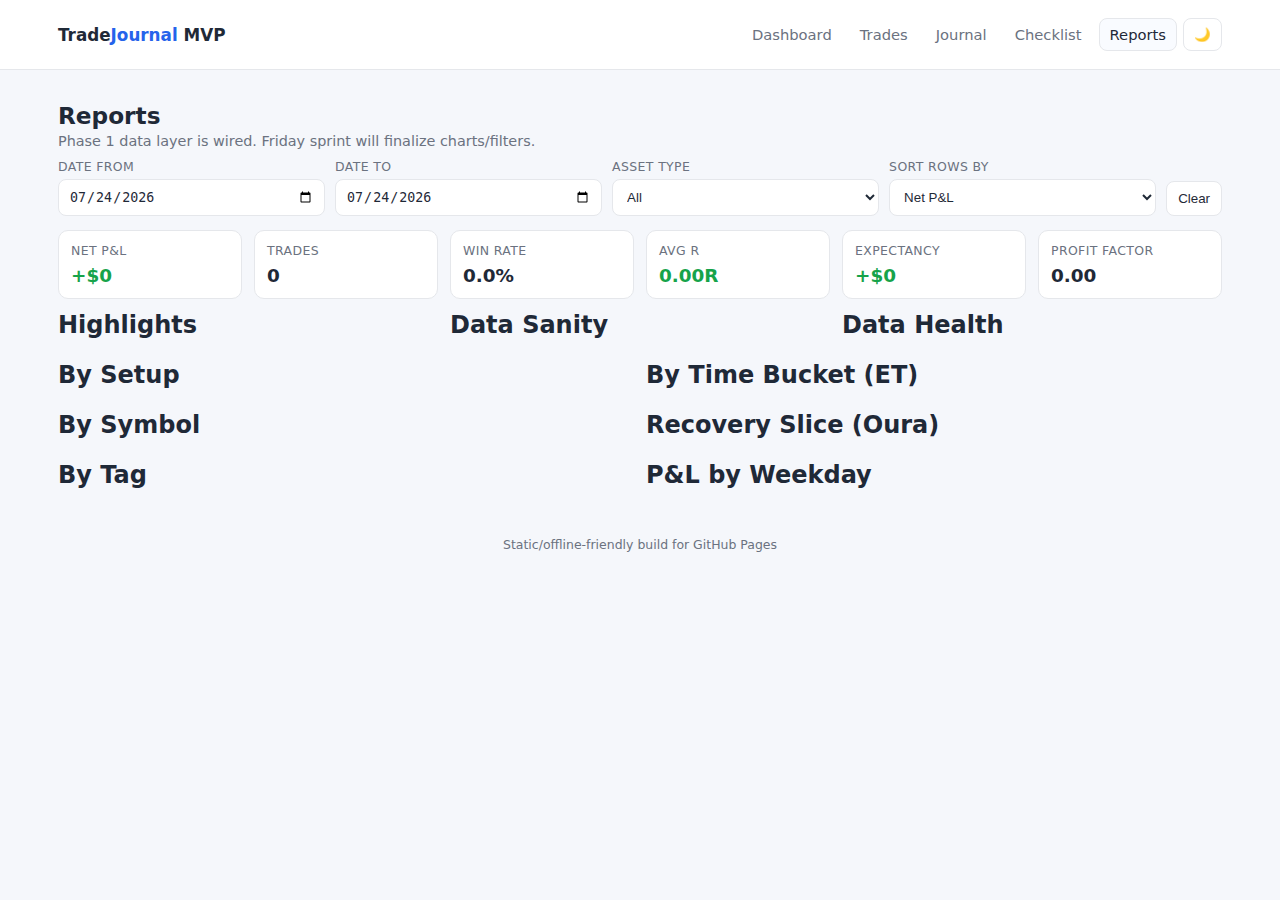
<file: reports.html>
<!doctype html>
<html lang="en">
<head>
  <meta charset="UTF-8" />
  <meta name="viewport" content="width=device-width, initial-scale=1.0" />
  <title>Trading Platform MVP — Reports</title>
  <link rel="stylesheet" href="./assets/styles.css?v=20260310-cycle2" />
</head>
<body>
  <header class="topbar">
    <div class="container">
      <div class="brand">Trade<span>Journal</span> MVP</div>
      <nav class="nav">
        <a class="nav-link" href="index.html">Dashboard</a>
        <a class="nav-link" href="trades.html">Trades</a>
        <a class="nav-link" href="journal.html">Journal</a>
        <a class="nav-link" href="checklist.html">Checklist</a>
        <a class="nav-link" href="reports.html">Reports</a>
        <button id="theme-toggle" class="btn" type="button" style="padding:7px 10px;">🌙</button>
      </nav>
    </div>
  </header>

  <main class="container reports-page">
    <h1 class="page-title">Reports (Scaffold)</h1>
    <div class="subtle">Phase 1 data layer is wired. Friday sprint will finalize charts/filters.</div>

    <section id="report-controls"></section>
    <section id="reports-kpis" class="grid kpi-grid"></section>

    <section class="grid reports-triad" style="margin-top:12px;">
      <div>
        <h2 style="margin:0 0 10px">Highlights</h2>
        <div id="report-highlights"></div>
      </div>
      <div>
        <h2 style="margin:0 0 10px">Data Sanity</h2>
        <div id="report-sanity"></div>
      </div>
      <div>
        <h2 style="margin:0 0 10px">Data Health</h2>
        <div id="report-health"></div>
      </div>
    </section>

    <section class="breakdown-grid" style="margin-top:12px;">
      <div>
        <h2 style="margin:0 0 10px">By Setup</h2>
        <div id="report-setup"></div>
      </div>
      <div>
        <h2 style="margin:0 0 10px">By Time Bucket (ET)</h2>
        <div id="report-time"></div>
      </div>
    </section>

    <section class="breakdown-grid">
      <div>
        <h2 style="margin:0 0 10px">By Symbol</h2>
        <div id="report-symbol"></div>
      </div>
      <div>
        <h2 style="margin:0 0 10px">Recovery Slice (Oura)</h2>
        <div id="report-recovery"></div>
      </div>
    </section>

    <section class="breakdown-grid">
      <div>
        <h2 style="margin:0 0 10px">By Tag</h2>
        <div id="report-tags"></div>
      </div>
      <div>
        <h2 style="margin:0 0 10px">P&L by Weekday</h2>
        <div id="report-weekday"></div>
      </div>
    </section>
  </main>

  <footer>Static/offline-friendly build for GitHub Pages</footer>
  <script src="./assets/app.js?v=20260310-cycle2"></script>
</body>
</html>
</file>
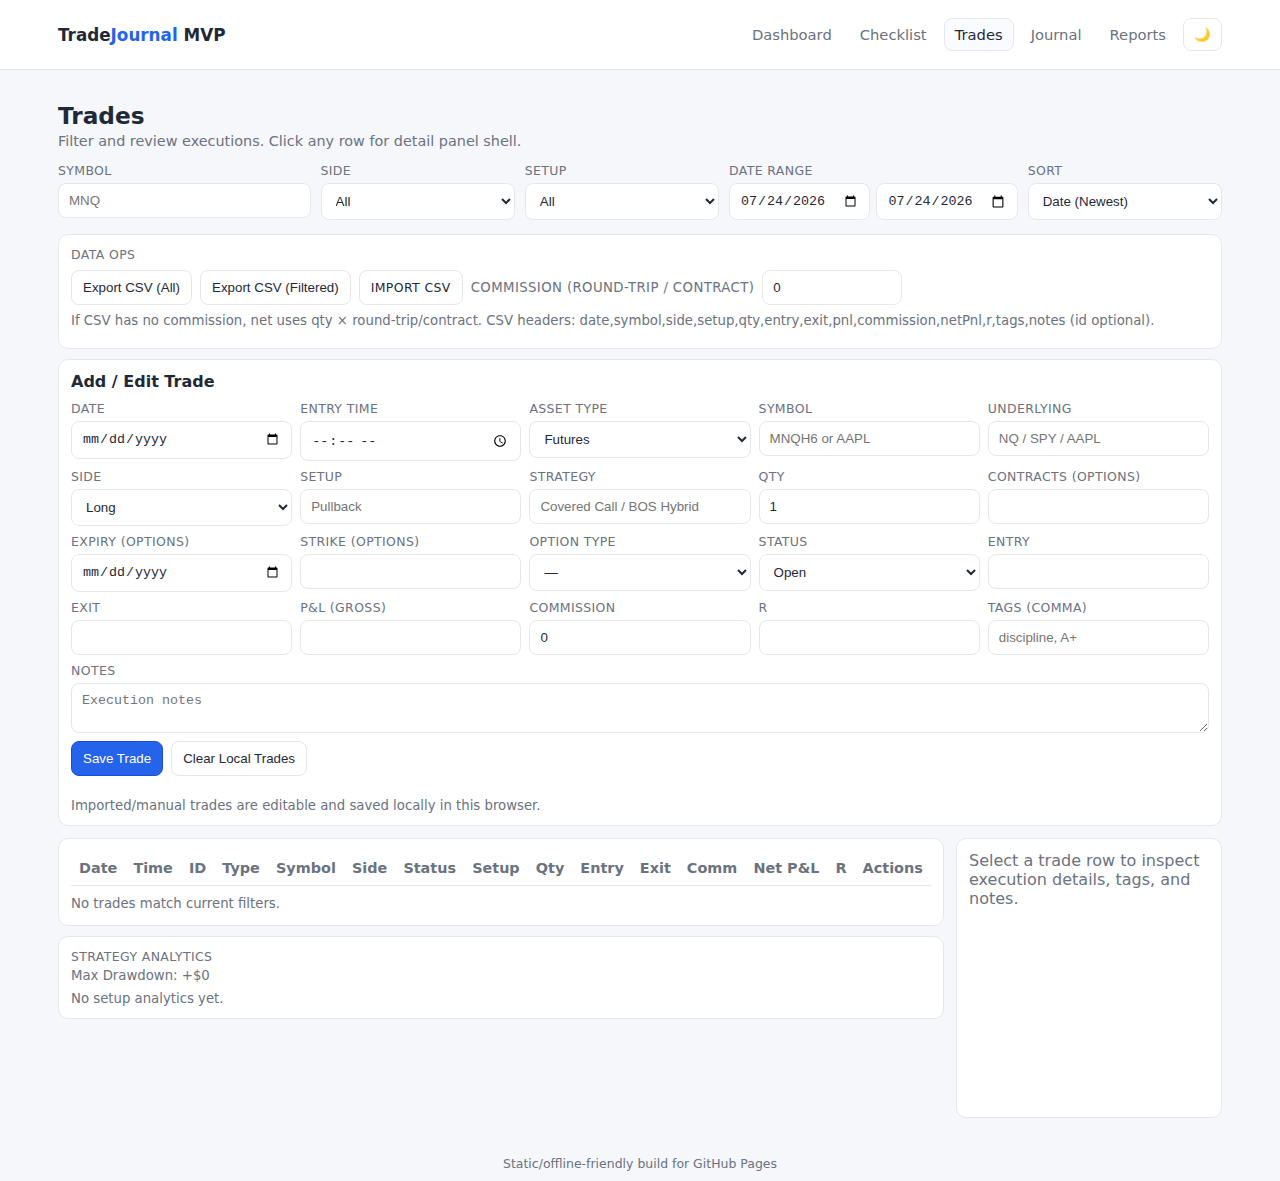
<file: trades.html>
<!doctype html>
<html lang="en">
<head>
  <meta charset="UTF-8" />
  <meta name="viewport" content="width=device-width, initial-scale=1.0" />
  <title>Trading Platform MVP — Trades</title>
  <link rel="stylesheet" href="./assets/styles.css?v=20260310-cycle2" />
</head>
<body>
  <header class="topbar">
    <div class="container">
      <div class="brand">Trade<span>Journal</span> MVP</div>
      <nav class="nav">
        <a class="nav-link" href="index.html">Dashboard</a>
        <a class="nav-link" href="checklist.html">Checklist</a>
        <a class="nav-link" href="trades.html">Trades</a>
        <a class="nav-link" href="journal.html">Journal</a>
        <a class="nav-link" href="reports.html">Reports</a>
        <button id="theme-toggle" class="btn" type="button" style="padding:7px 10px;">🌙</button>
      </nav>
    </div>
  </header>

  <main class="container">
    <h1 class="page-title">Trades</h1>
    <div class="subtle">Filter and review executions. Click any row for detail panel shell.</div>

    <section id="filters" class="toolbar"></section>
    <section id="data-ops"></section>

    <section class="panel" style="margin-bottom:12px;">
      <h2 style="margin:0 0 10px; font-size:1rem;">Add / Edit Trade</h2>
      <form id="trade-form" class="trade-form-grid"></form>
      <div class="small muted" style="margin-top:8px;">Imported/manual trades are editable and saved locally in this browser.</div>
    </section>

    <section class="grid layout-2">
      <div>
        <div id="trades-table"></div>
        <div id="strategy-analytics"></div>
      </div>
      <aside id="trade-detail"></aside>
    </section>
  </main>

  <footer>Static/offline-friendly build for GitHub Pages</footer>
  <script src="./assets/app.js?v=20260310-cycle2"></script>
</body>
</html>
</file>
<file: assets/styles.css>
:root {
  --bg: #f5f7fb;
  --panel: #ffffff;
  --panel-soft: #f9fbff;
  --text: #1f2937;
  --muted: #6b7280;
  --line: #e5e7eb;
  --primary: #2563eb;
  --success: #16a34a;
  --danger: #dc2626;
  --warning: #d97706;
}

body.dark {
  --bg: #0b1220;
  --panel: #0f1a2e;
  --panel-soft: #13213a;
  --text: #e6edf8;
  --muted: #9db0ce;
  --line: #223657;
  --primary: #6ea8ff;
  --success: #35d39a;
  --danger: #ff6b88;
  --warning: #f6b44f;
}

* { box-sizing: border-box; }
html, body { margin: 0; padding: 0; }
body {
  font-family: Inter, ui-sans-serif, system-ui, -apple-system, Segoe UI, Roboto, Helvetica, Arial, sans-serif;
  background: var(--bg);
  color: var(--text);
}

a { color: inherit; text-decoration: none; }
.container { max-width: 1200px; margin: 0 auto; padding: 18px; }

:root { --table-sticky-offset: 0px; }

.topbar {
  position: sticky;
  top: 0;
  background: var(--panel);
  backdrop-filter: blur(6px);
  border-bottom: 1px solid var(--line);
  z-index: 30;
}
.topbar .container { display: flex; align-items: center; justify-content: space-between; gap: 12px; }
.brand { font-size: 1.05rem; font-weight: 700; }
.brand span { color: var(--primary); }
.nav { display: flex; gap: 6px; flex-wrap: wrap; }
.nav-link {
  color: var(--muted);
  border: 1px solid transparent;
  padding: 7px 10px;
  border-radius: 8px;
  font-size: 0.92rem;
}
.nav-link.active, .nav-link:hover { border-color: var(--line); background: var(--panel-soft); color: var(--text); }

.page-title { margin: 14px 0 4px; font-size: 1.45rem; }
.subtle { color: var(--muted); font-size: 0.9rem; }

.grid { display: grid; gap: 12px; }
.kpi-grid { grid-template-columns: repeat(6, minmax(0,1fr)); margin-top: 14px; }
.panel {
  background: var(--panel);
  border: 1px solid var(--line);
  border-radius: 10px;
  padding: 12px;
}
.kpi-label { color: var(--muted); font-size: 0.78rem; text-transform: uppercase; letter-spacing: .03em; }
.kpi-value { margin-top: 7px; font-size: 1.15rem; font-weight: 700; }
.pos { color: var(--success); }
.neg { color: var(--danger); }

.toolbar { display: grid; grid-template-columns: 1.3fr repeat(4, 1fr); gap: 10px; margin: 14px 0; }
.field { display: flex; flex-direction: column; gap: 5px; }
label { color: var(--muted); font-size: .78rem; text-transform: uppercase; letter-spacing: .03em; }
input, select, textarea {
  width: 100%;
  border: 1px solid var(--line);
  background: var(--panel);
  color: var(--text);
  border-radius: 8px;
  padding: 9px 10px;
}

.table-wrap { overflow: auto; }
table { width: 100%; border-collapse: collapse; min-width: 860px; }
th, td { padding: 9px 8px; border-bottom: 1px solid var(--line); font-size: 0.9rem; }
th { color: var(--muted); font-weight: 600; text-align: left; white-space: nowrap; }
.table-wrap thead th {
  position: sticky;
  top: var(--table-sticky-offset);
  z-index: 6;
  background: var(--panel);
}
tr[data-id]:hover { background: var(--panel-soft); }

.badge {
  display: inline-flex; align-items: center;
  border-radius: 999px;
  border: 1px solid var(--line);
  padding: 2px 8px;
  font-size: .75rem;
  color: var(--text);
  background: var(--panel-soft);
}
.badge.long { color: var(--success); border-color: color-mix(in srgb, var(--success) 35%, var(--line)); background: color-mix(in srgb, var(--success) 12%, transparent); }
.badge.short { color: var(--danger); border-color: color-mix(in srgb, var(--danger) 35%, var(--line)); background: color-mix(in srgb, var(--danger) 12%, transparent); }
.badge.status-open { color: #93c5fd; border-color: color-mix(in srgb, #60a5fa 35%, var(--line)); background: color-mix(in srgb, #60a5fa 12%, transparent); }
.badge.status-closed { color: var(--success); border-color: color-mix(in srgb, var(--success) 35%, var(--line)); background: color-mix(in srgb, var(--success) 12%, transparent); }
.badge.status-rolled { color: #fcd34d; border-color: color-mix(in srgb, #f59e0b 35%, var(--line)); background: color-mix(in srgb, #f59e0b 12%, transparent); }

.layout-2 { grid-template-columns: 2fr 1fr; align-items: start; }
.note-list { display: grid; gap: 10px; }
.note-item { border: 1px solid var(--line); border-radius: 10px; background: var(--panel); padding: 12px; }
.note-item h4 { margin: 0 0 6px; color: var(--text); }
.note-item p { margin: 0; color: var(--text); line-height: 1.45; }

.muted { color: var(--muted); }
.small { font-size: .83rem; }
.detail-box { min-height: 280px; }
.meta-grid { display: grid; grid-template-columns: 1fr 1fr; gap: 8px; margin: 10px 0; }
.tag-row { display:flex; gap:6px; flex-wrap:wrap; margin-top:6px; }

.breakdown-grid { display:grid; grid-template-columns: 1.3fr 1fr; gap:12px; margin-top:12px; }
.list-compact { margin:0; padding-left:16px; }
.list-compact li { margin: 5px 0; font-size: .9rem; }

#equity-curve svg { width: 100%; height: 220px; display:block; }
#daily-heatmap,
#daily-heatmap-futures,
#daily-heatmap-options {
  display:grid;
  grid-template-columns: repeat(7, minmax(0,1fr));
  gap:6px;
}
.day-cell {
  border: 1px solid var(--line);
  border-radius: 6px;
  min-height: 42px;
  padding: 5px 6px;
  font-size: .7rem;
  color: var(--text);
  background: var(--panel);
  display: flex;
  flex-direction: column;
  justify-content: space-between;
}
.day-cell.selected {
  outline: 2px solid color-mix(in srgb, var(--accent) 70%, white 30%);
  box-shadow: 0 0 0 2px color-mix(in srgb, var(--accent) 22%, transparent);
}
.day-cell .day-num { color: var(--muted); font-size: .64rem; line-height: 1.1; }
.day-cell div:nth-child(2) { font-size: .72rem; line-height: 1.1; }
.day-cell div:nth-child(3) { font-size: .64rem; line-height: 1.1; color: var(--muted); }
.heat-0 { background: #f9fafb; }
.heat-1 { background: #ecfdf5; }
.heat-2 { background: #bbf7d0; }
.heat-3 { background: #86efac; }
.heat-neg-1 { background: #fee2e2; }
.heat-neg-2 { background: #fecaca; }
.heat-neg-3 { background: #fca5a5; }

/* Dark-mode heatmap readability */
body.dark .day-cell {
  color: #f4f8ff;
  border-color: #35507a;
}
body.dark .day-cell .day-num { color: #d8e5fa; }
body.dark .heat-0 { background: #12213b; }
body.dark .heat-1 { background: #113325; }
body.dark .heat-2 { background: #145c42; }
body.dark .heat-3 { background: #1a7a57; }
body.dark .heat-neg-1 { background: #3a1d2a; }
body.dark .heat-neg-2 { background: #5b2338; }
body.dark .heat-neg-3 { background: #7b2c47; }

.trade-form-grid {
  display:grid;
  grid-template-columns: repeat(5, minmax(0,1fr));
  gap:8px;
}
.trade-form-grid .full { grid-column: 1 / -1; }
.btn {
  border: 1px solid var(--line);
  background: var(--panel);
  color: var(--text);
  border-radius: 8px;
  padding: 9px 11px;
  cursor: pointer;
}
.btn.primary { background: var(--primary); color: #fff; border-color: #1d4ed8; }

footer { color: var(--muted); text-align:center; padding: 20px 0 10px; font-size: .78rem; }

@media (max-width: 1040px) {
  .kpi-grid { grid-template-columns: repeat(3, minmax(0,1fr)); }
  .toolbar { grid-template-columns: repeat(2, minmax(0,1fr)); }
  .trade-form-grid { grid-template-columns: repeat(2, minmax(0,1fr)); }
  .breakdown-grid { grid-template-columns: 1fr; }
  .layout-2 { grid-template-columns: 1fr; }
}
/* Reports page fit + alignment */
.reports-page .table-wrap { overflow-x: hidden; }
.reports-page table { min-width: 0; width: 100%; table-layout: fixed; }
.reports-page th, .reports-page td { font-size: 0.8rem; padding: 7px 6px; }
.reports-page .toolbar,
.reports-toolbar { grid-template-columns: 1fr 1fr 1fr 1fr auto; }
.reports-page .breakdown-grid { grid-template-columns: repeat(2, minmax(0,1fr)); }
.reports-page .reports-triad { grid-template-columns: repeat(3, minmax(0,1fr)); gap: 12px; }

@media (max-width: 1100px) {
  .reports-page .reports-triad { grid-template-columns: 1fr; }
}

@media (max-width: 900px) {
  .reports-page .toolbar,
  .reports-toolbar { grid-template-columns: 1fr 1fr; }
  .reports-page .breakdown-grid { grid-template-columns: 1fr; }
}

@media (max-width: 620px) {
  .reports-page .toolbar,
  .reports-toolbar { grid-template-columns: 1fr; }
  .container { padding: 12px; }
  .kpi-grid { grid-template-columns: 1fr 1fr; }
  :root { --table-sticky-offset: 0px; }

  .topbar .container {
    flex-direction: column;
    align-items: flex-start;
    gap: 8px;
  }
  .brand { font-size: 1rem; }
  .nav {
    width: 100%;
    flex-wrap: nowrap;
    overflow-x: auto;
    -webkit-overflow-scrolling: touch;
    padding-bottom: 4px;
  }
  .nav-link, #theme-toggle {
    flex: 0 0 auto;
    white-space: nowrap;
    min-height: 40px;
    padding: 9px 12px;
  }

  /* Checklist readability + tap targets */
  .checklist-page .field label {
    font-size: .84rem;
    letter-spacing: .02em;
  }
  .checklist-page input,
  .checklist-page select,
  .checklist-page textarea,
  .checklist-page .btn {
    min-height: 42px;
    font-size: .98rem;
  }
  .checklist-page .yn-btn {
    min-width: 84px;
    min-height: 42px;
    font-weight: 600;
  }
}
</file>
